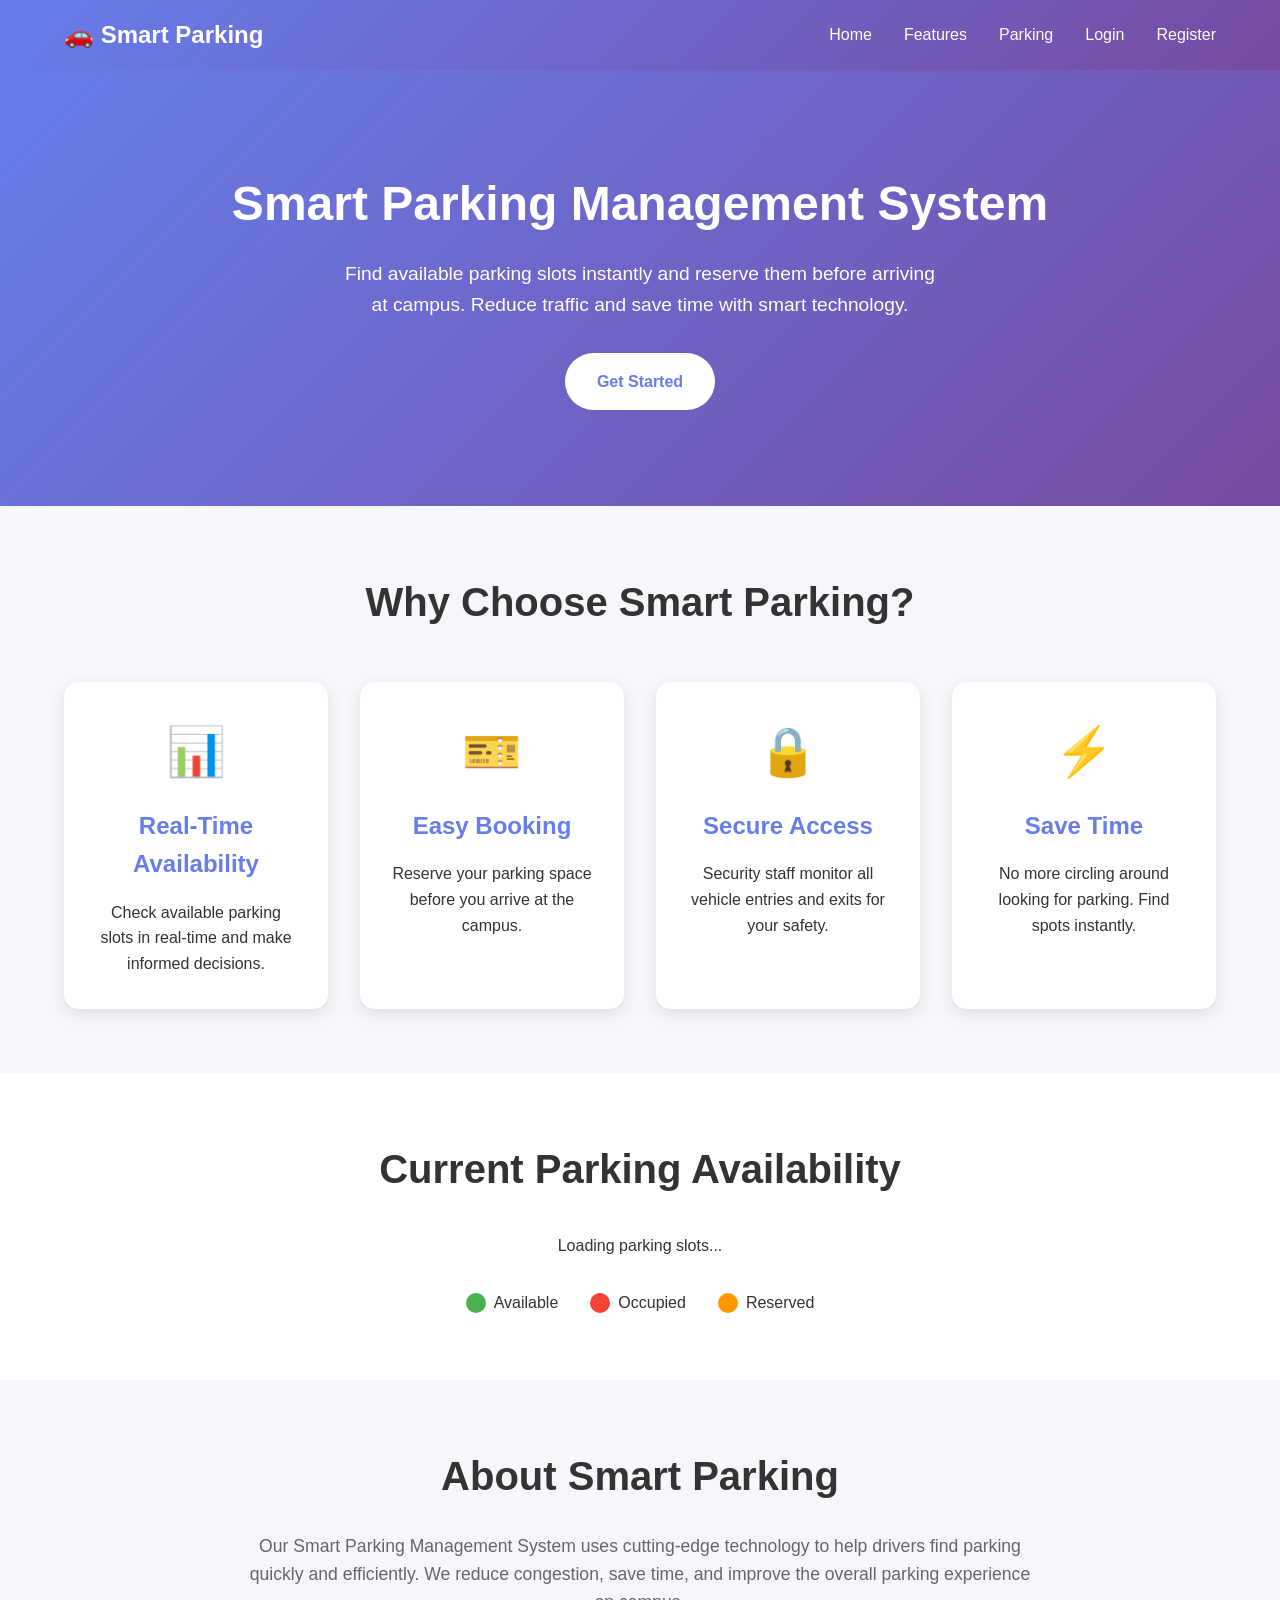
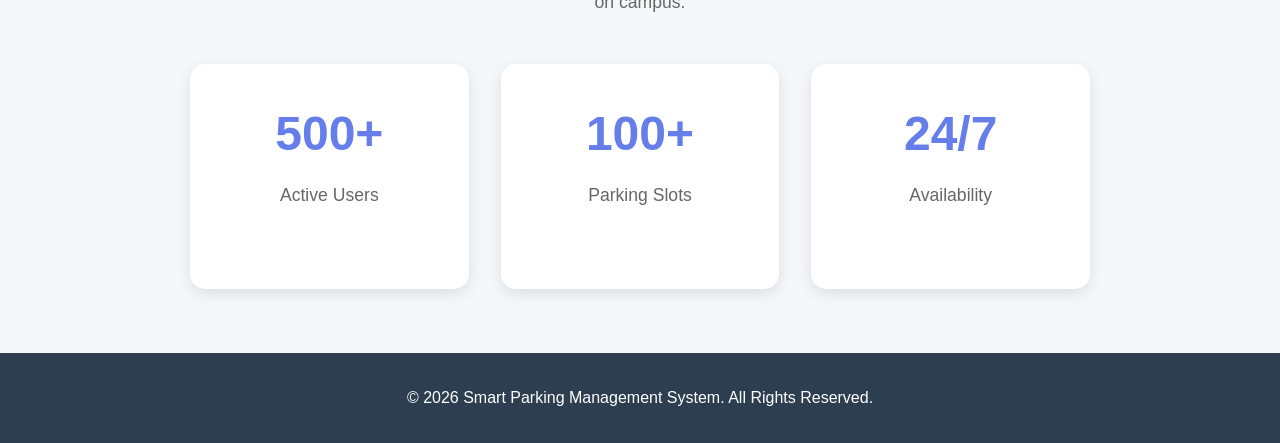
<file: smart-parking-system/index.html>
<!DOCTYPE html>
<html lang="en">
<head>
<meta charset="UTF-8">
<meta name="viewport" content="width=device-width, initial-scale=1.0">
<title>Smart Parking System</title>
<link rel="stylesheet" href="css/style.css">
</head>
<body>

<!-- Navigation -->
<nav class="navbar">
    <div class="logo">🚗 Smart Parking</div>
    <ul class="menu">
        <li><a href="index.html">Home</a></li>
        <li><a href="#features">Features</a></li>
        <li><a href="#parking">Parking</a></li>
        <li><a href="login.html">Login</a></li>
        <li><a href="register.html">Register</a></li>
    </ul>
</nav>

<!-- Hero Section -->
<section class="hero">
    <div class="hero-content">
        <h1>Smart Parking Management System</h1>
        <p>Find available parking slots instantly and reserve them before arriving at campus. Reduce traffic and save time with smart technology.</p>
        <a href="login.html" class="btn">Get Started</a>
    </div>
</section>

<!-- Features Section -->
<section class="features" id="features">
    <h2>Why Choose Smart Parking?</h2>
    <div class="feature-grid">
        <div class="feature-card">
            <div class="icon">📊</div>
            <h3>Real-Time Availability</h3>
            <p>Check available parking slots in real-time and make informed decisions.</p>
        </div>
        <div class="feature-card">
            <div class="icon">🎫</div>
            <h3>Easy Booking</h3>
            <p>Reserve your parking space before you arrive at the campus.</p>
        </div>
        <div class="feature-card">
            <div class="icon">🔒</div>
            <h3>Secure Access</h3>
            <p>Security staff monitor all vehicle entries and exits for your safety.</p>
        </div>
        <div class="feature-card">
            <div class="icon">⚡</div>
            <h3>Save Time</h3>
            <p>No more circling around looking for parking. Find spots instantly.</p>
        </div>
    </div>
</section>

<!-- Parking Availability Section -->
<section class="parking-section" id="parking">
    <h2>Current Parking Availability</h2>
    <div class="parking-grid" id="parkingGrid">
        <!-- Parking slots will be loaded here -->
    </div>
    <div class="legend">
        <span class="legend-item"><span class="dot available"></span> Available</span>
        <span class="legend-item"><span class="dot occupied"></span> Occupied</span>
        <span class="legend-item"><span class="dot reserved"></span> Reserved</span>
    </div>
</section>

<!-- About Section -->
<section class="about-section">
    <h2>About Smart Parking</h2>
    <p>Our Smart Parking Management System uses cutting-edge technology to help drivers find parking quickly and efficiently. We reduce congestion, save time, and improve the overall parking experience on campus.</p>
    <div class="stats">
        <div class="stat-item">
            <h3>500+</h3>
            <p>Active Users</p>
        </div>
        <div class="stat-item">
            <h3>100+</h3>
            <p>Parking Slots</p>
        </div>
        <div class="stat-item">
            <h3>24/7</h3>
            <p>Availability</p>
        </div>
    </div>
</section>

<!-- Footer -->
<footer>
    <p>&copy; 2026 Smart Parking Management System. All Rights Reserved.</p>
</footer>

<script src="js/main.js"></script>
</body>
</html>
</file>
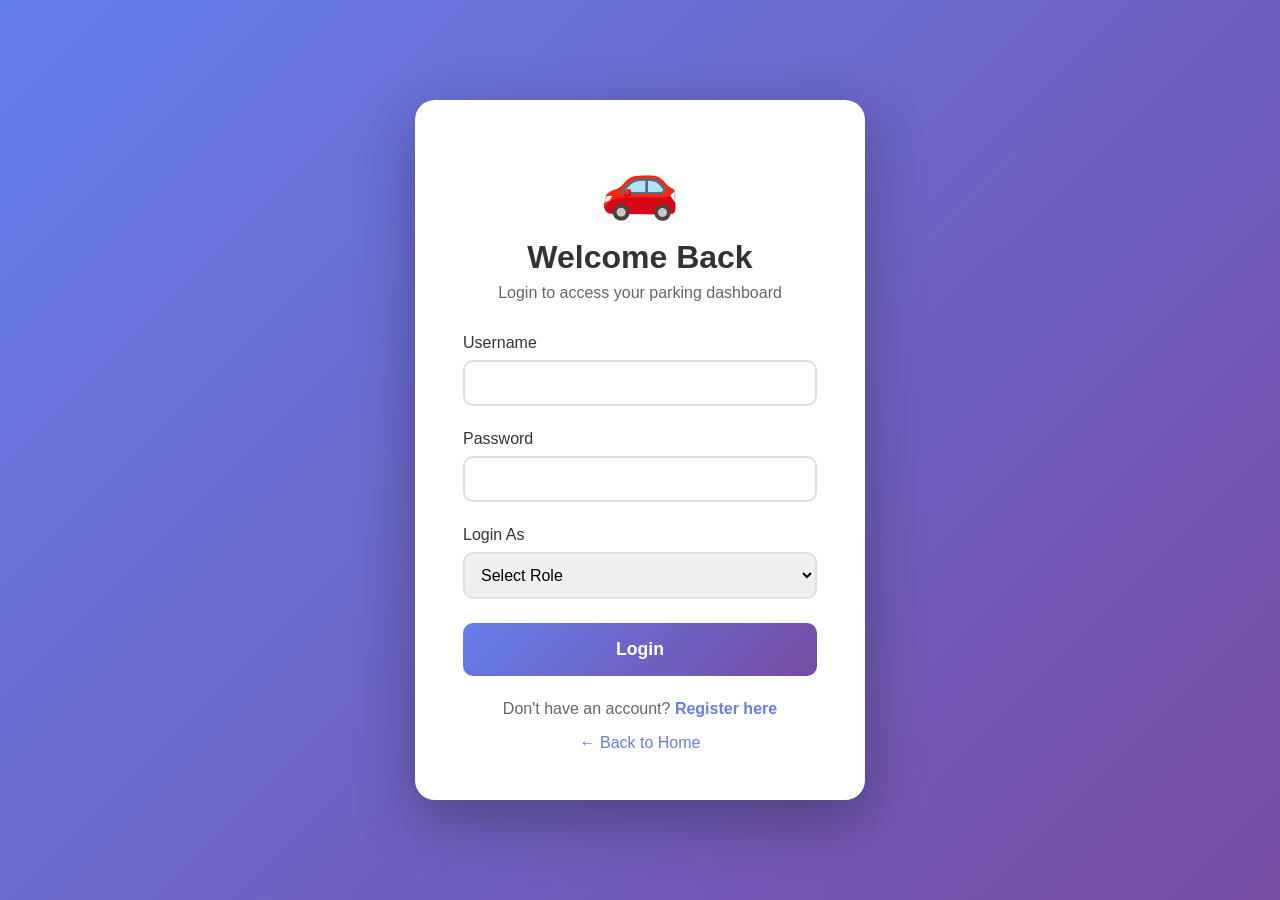
<file: smart-parking-system/dashboard.html>
<!DOCTYPE html>
<html lang="en">
<head>
<meta charset="UTF-8">
<meta name="viewport" content="width=device-width, initial-scale=1.0">
<title>Dashboard - Smart Parking</title>
<link rel="stylesheet" href="css/dashboard.css">
</head>
<body>

<div class="dashboard-container">
    <!-- Sidebar -->
    <aside class="sidebar">
        <div class="sidebar-header">
            <h2>🚗 Smart Parking</h2>
        </div>
        <nav class="sidebar-nav" id="sidebarNav">
            <!-- Navigation will be loaded based on user role -->
        </nav>
        <div class="sidebar-footer">
            <button onclick="logout()" class="btn-logout">Logout</button>
        </div>
    </aside>
    
    <!-- Main Content -->
    <main class="main-content">
        <header class="dashboard-header">
            <h1 id="welcomeMessage">Welcome</h1>
            <div class="user-info" id="userInfo"></div>
        </header>
        
        <div class="dashboard-content" id="dashboardContent">
            <!-- Content will be loaded dynamically -->
        </div>
    </main>
</div>

<script src="js/dashboard-mysql.js"></script>
</body>
</html>
</file>
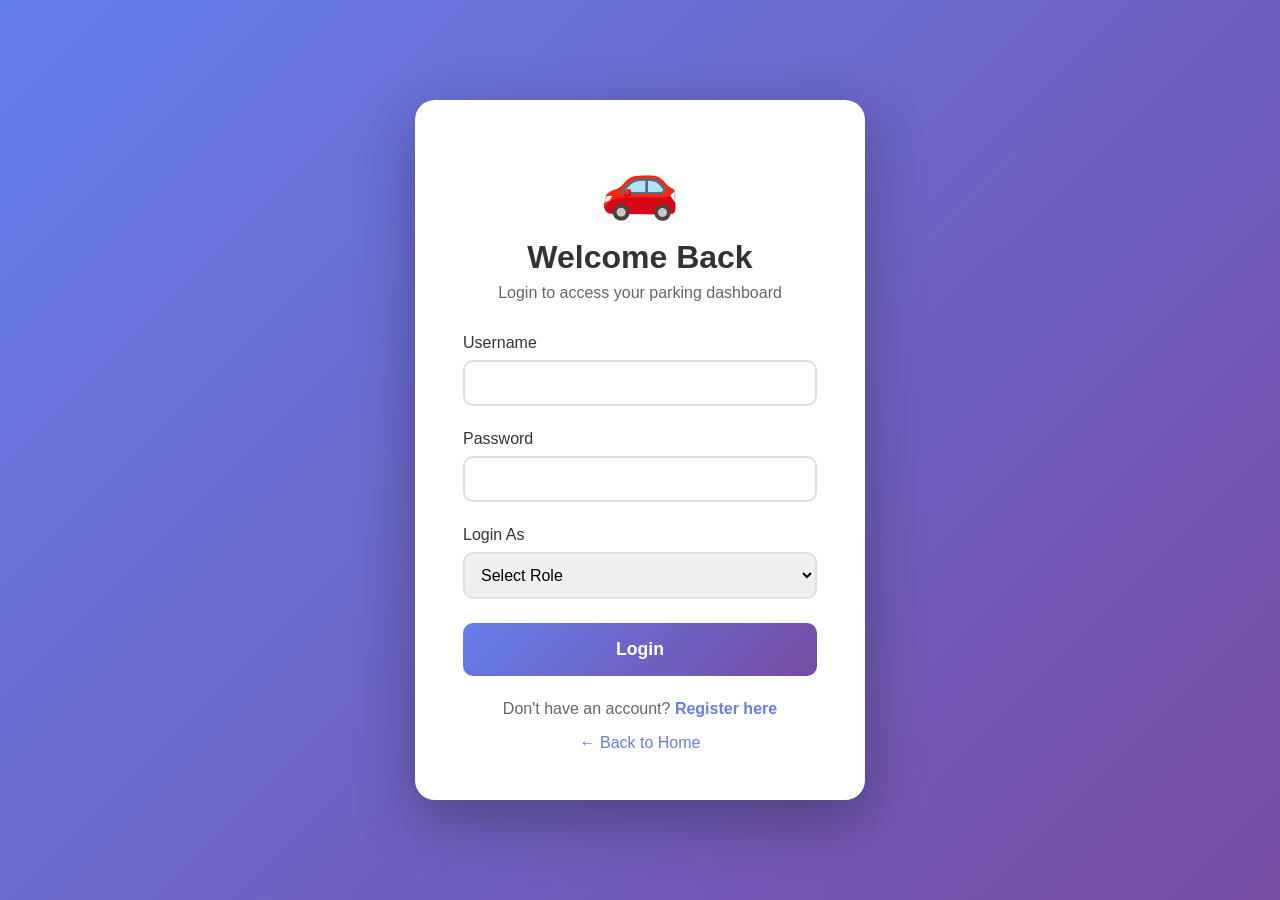
<file: smart-parking-system/login.html>
<!DOCTYPE html>
<html lang="en">
<head>
<meta charset="UTF-8">
<meta name="viewport" content="width=device-width, initial-scale=1.0">
<title>Login - Smart Parking</title>
<link rel="stylesheet" href="css/auth.css">
</head>
<body>

<div class="auth-container">
    <div class="auth-box">
        <div class="logo">🚗</div>
        <h2>Welcome Back</h2>
        <p class="subtitle">Login to access your parking dashboard</p>
        
        <form id="loginForm">
            <div class="form-group">
                <label for="username">Username</label>
                <input type="text" id="username" name="username" required>
            </div>
            
            <div class="form-group">
                <label for="password">Password</label>
                <input type="password" id="password" name="password" required>
            </div>
            
            <div class="form-group">
                <label for="role">Login As</label>
                <select id="role" name="role" required>
                    <option value="">Select Role</option>
                    <option value="user">User</option>
                    <option value="security">Security Staff</option>
                    <option value="admin">Administrator</option>
                </select>
            </div>
            
            <div id="message" class="message"></div>
            
            <button type="submit" class="btn-primary">Login</button>
        </form>
        
        <p class="switch-auth">
            Don't have an account? <a href="register.html">Register here</a>
        </p>
        
        <a href="index.html" class="back-link">← Back to Home</a>
    </div>
</div>

<script src="js/auth.js"></script>
</body>
</html>
</file>
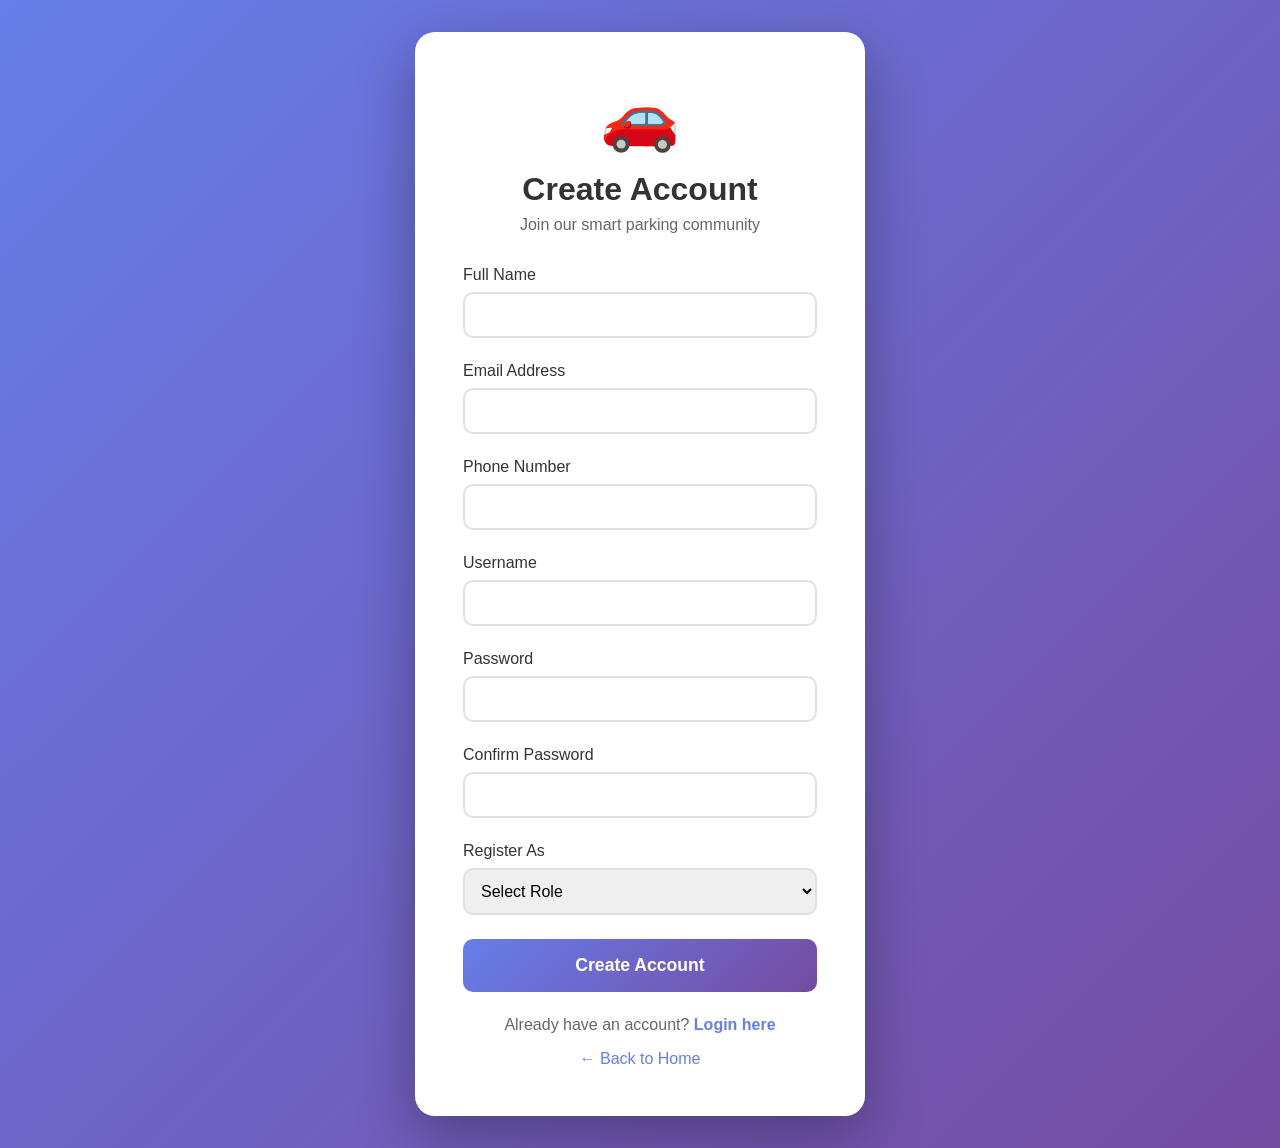
<file: smart-parking-system/register.html>
<!DOCTYPE html>
<html lang="en">
<head>
<meta charset="UTF-8">
<meta name="viewport" content="width=device-width, initial-scale=1.0">
<title>Register - Smart Parking</title>
<link rel="stylesheet" href="css/auth.css">
</head>
<body>

<div class="auth-container">
    <div class="auth-box">
        <div class="logo">🚗</div>
        <h2>Create Account</h2>
        <p class="subtitle">Join our smart parking community</p>
        
        <form id="registerForm">
            <div class="form-group">
                <label for="fullname">Full Name</label>
                <input type="text" id="fullname" name="fullname" required>
            </div>
            
            <div class="form-group">
                <label for="email">Email Address</label>
                <input type="email" id="email" name="email" required>
            </div>
            
            <div class="form-group">
                <label for="phone">Phone Number</label>
                <input type="tel" id="phone" name="phone" required>
            </div>
            
            <div class="form-group">
                <label for="username">Username</label>
                <input type="text" id="username" name="username" required>
            </div>
            
            <div class="form-group">
                <label for="password">Password</label>
                <input type="password" id="password" name="password" required>
            </div>
            
            <div class="form-group">
                <label for="confirmPassword">Confirm Password</label>
                <input type="password" id="confirmPassword" name="confirmPassword" required>
            </div>
            
            <div class="form-group">
                <label for="role">Register As</label>
                <select id="role" name="role" required>
                    <option value="">Select Role</option>
                    <option value="user">User</option>
                    <option value="security">Security Staff</option>
                </select>
            </div>
            
            <div id="message" class="message"></div>
            
            <button type="submit" class="btn-primary">Create Account</button>
        </form>
        
        <p class="switch-auth">
            Already have an account? <a href="login.html">Login here</a>
        </p>
        
        <a href="index.html" class="back-link">← Back to Home</a>
    </div>
</div>

<script src="js/auth.js"></script>
</body>
</html>
</file>
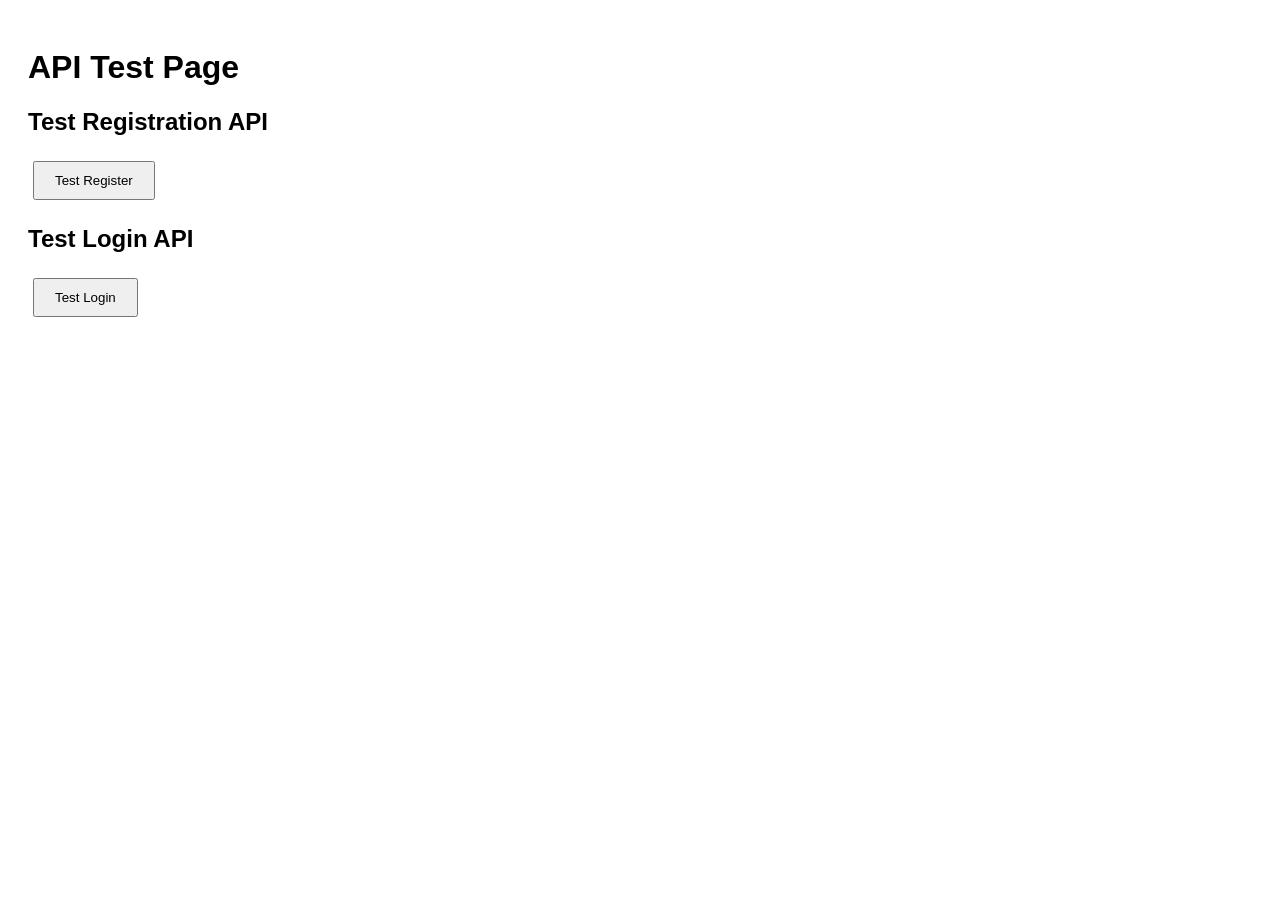
<file: smart-parking-system/test-api.html>
<!DOCTYPE html>
<html>
<head>
<title>Test API</title>
<style>
body { font-family: Arial; padding: 20px; }
.result { margin: 20px 0; padding: 15px; border-radius: 5px; }
.success { background: #d4edda; color: #155724; }
.error { background: #f8d7da; color: #721c24; }
button { padding: 10px 20px; margin: 5px; cursor: pointer; }
</style>
</head>
<body>

<h1>API Test Page</h1>

<h2>Test Registration API</h2>
<button onclick="testRegister()">Test Register</button>

<h2>Test Login API</h2>
<button onclick="testLogin()">Test Login</button>

<div id="result"></div>

<script>
async function testRegister() {
    const resultDiv = document.getElementById('result');
    resultDiv.innerHTML = 'Testing registration...';
    
    try {
        const response = await fetch('api/auth.php?action=register', {
            method: 'POST',
            headers: {
                'Content-Type': 'application/json'
            },
            body: JSON.stringify({
                fullname: 'Test User',
                email: 'test@test.com',
                phone: '1234567890',
                username: 'testuser',
                password: 'test123',
                role: 'user'
            })
        });
        
        const data = await response.json();
        
        resultDiv.className = 'result ' + (data.success ? 'success' : 'error');
        resultDiv.innerHTML = '<strong>Response:</strong><br>' + JSON.stringify(data, null, 2);
        
    } catch (error) {
        resultDiv.className = 'result error';
        resultDiv.innerHTML = '<strong>Error:</strong><br>' + error.message;
    }
}

async function testLogin() {
    const resultDiv = document.getElementById('result');
    resultDiv.innerHTML = 'Testing login...';
    
    try {
        const response = await fetch('api/auth.php?action=login', {
            method: 'POST',
            headers: {
                'Content-Type': 'application/json'
            },
            body: JSON.stringify({
                username: 'admin',
                password: 'Admin@2026',
                role: 'admin'
            })
        });
        
        const data = await response.json();
        
        resultDiv.className = 'result ' + (data.success ? 'success' : 'error');
        resultDiv.innerHTML = '<strong>Response:</strong><br>' + JSON.stringify(data, null, 2);
        
    } catch (error) {
        resultDiv.className = 'result error';
        resultDiv.innerHTML = '<strong>Error:</strong><br>' + error.message;
    }
}
</script>

</body>
</html>
</file>
<file: smart-parking-system/css/style.css>
* {
    margin: 0;
    padding: 0;
    box-sizing: border-box;
}

body {
    font-family: 'Segoe UI', Tahoma, Geneva, Verdana, sans-serif;
    line-height: 1.6;
    color: #333;
    background: #f5f7fa;
}

/* Navigation */
.navbar {
    background: linear-gradient(135deg, #667eea 0%, #764ba2 100%);
    padding: 1rem 5%;
    display: flex;
    justify-content: space-between;
    align-items: center;
    box-shadow: 0 2px 10px rgba(0,0,0,0.1);
}

.logo {
    font-size: 1.5rem;
    font-weight: bold;
    color: white;
}

.menu {
    display: flex;
    list-style: none;
    gap: 2rem;
}

.menu a {
    color: white;
    text-decoration: none;
    font-weight: 500;
    transition: opacity 0.3s;
}

.menu a:hover {
    opacity: 0.8;
}

/* Hero Section */
.hero {
    background: linear-gradient(135deg, #667eea 0%, #764ba2 100%);
    color: white;
    padding: 6rem 5%;
    text-align: center;
}

.hero-content h1 {
    font-size: 3rem;
    margin-bottom: 1rem;
}

.hero-content p {
    font-size: 1.2rem;
    margin-bottom: 2rem;
    max-width: 600px;
    margin-left: auto;
    margin-right: auto;
}

.btn {
    display: inline-block;
    padding: 1rem 2rem;
    background: white;
    color: #667eea;
    text-decoration: none;
    border-radius: 50px;
    font-weight: bold;
    transition: transform 0.3s, box-shadow 0.3s;
}

.btn:hover {
    transform: translateY(-2px);
    box-shadow: 0 10px 20px rgba(0,0,0,0.2);
}

/* Features Section */
.features {
    padding: 4rem 5%;
    text-align: center;
}

.features h2 {
    font-size: 2.5rem;
    margin-bottom: 3rem;
    color: #333;
}

.feature-grid {
    display: grid;
    grid-template-columns: repeat(auto-fit, minmax(250px, 1fr));
    gap: 2rem;
    max-width: 1200px;
    margin: 0 auto;
}

.feature-card {
    background: white;
    padding: 2rem;
    border-radius: 15px;
    box-shadow: 0 5px 15px rgba(0,0,0,0.1);
    transition: transform 0.3s;
}

.feature-card:hover {
    transform: translateY(-10px);
}

.icon {
    font-size: 3rem;
    margin-bottom: 1rem;
}

.feature-card h3 {
    font-size: 1.5rem;
    margin-bottom: 1rem;
    color: #667eea;
}

/* Parking Section */
.parking-section {
    padding: 4rem 5%;
    background: white;
    text-align: center;
}

.parking-section h2 {
    font-size: 2.5rem;
    margin-bottom: 2rem;
    color: #333;
}

.parking-grid {
    display: grid;
    grid-template-columns: repeat(auto-fill, minmax(100px, 1fr));
    gap: 1.5rem;
    max-width: 800px;
    margin: 2rem auto;
}

.parking-slot {
    aspect-ratio: 1;
    display: flex;
    align-items: center;
    justify-content: center;
    font-size: 1.2rem;
    font-weight: bold;
    border-radius: 10px;
    color: white;
    cursor: pointer;
    transition: transform 0.3s;
}

.parking-slot:hover {
    transform: scale(1.1);
}

.parking-slot.available {
    background: #4caf50;
}

.parking-slot.occupied {
    background: #f44336;
}

.parking-slot.reserved {
    background: #ff9800;
}

.legend {
    display: flex;
    justify-content: center;
    gap: 2rem;
    margin-top: 2rem;
}

.legend-item {
    display: flex;
    align-items: center;
    gap: 0.5rem;
}

.dot {
    width: 20px;
    height: 20px;
    border-radius: 50%;
}

.dot.available {
    background: #4caf50;
}

.dot.occupied {
    background: #f44336;
}

.dot.reserved {
    background: #ff9800;
}

/* About Section */
.about-section {
    padding: 4rem 5%;
    text-align: center;
    background: #f5f7fa;
}

.about-section h2 {
    font-size: 2.5rem;
    margin-bottom: 1.5rem;
    color: #333;
}

.about-section p {
    max-width: 800px;
    margin: 0 auto 3rem;
    font-size: 1.1rem;
    color: #666;
}

.stats {
    display: grid;
    grid-template-columns: repeat(auto-fit, minmax(200px, 1fr));
    gap: 2rem;
    max-width: 900px;
    margin: 0 auto;
}

.stat-item {
    background: white;
    padding: 2rem;
    border-radius: 15px;
    box-shadow: 0 5px 15px rgba(0,0,0,0.1);
}

.stat-item h3 {
    font-size: 3rem;
    color: #667eea;
    margin-bottom: 0.5rem;
}

.stat-item p {
    font-size: 1.1rem;
    color: #666;
}

/* Footer */
footer {
    background: #2c3e50;
    color: white;
    text-align: center;
    padding: 2rem;
}

/* Responsive */
@media (max-width: 768px) {
    .hero-content h1 {
        font-size: 2rem;
    }
    
    .menu {
        gap: 1rem;
    }
    
    .features h2,
    .parking-section h2,
    .about-section h2 {
        font-size: 2rem;
    }
}
</file>
<file: smart-parking-system/css/dashboard.css>
* {
    margin: 0;
    padding: 0;
    box-sizing: border-box;
}

body {
    font-family: 'Segoe UI', Tahoma, Geneva, Verdana, sans-serif;
    background: #f5f7fa;
}

.dashboard-container {
    display: flex;
    min-height: 100vh;
}

/* Sidebar */
.sidebar {
    width: 260px;
    background: linear-gradient(180deg, #667eea 0%, #764ba2 100%);
    color: white;
    display: flex;
    flex-direction: column;
}

.sidebar-header {
    padding: 2rem 1.5rem;
    border-bottom: 1px solid rgba(255,255,255,0.1);
}

.sidebar-header h2 {
    font-size: 1.5rem;
}

.sidebar-nav {
    flex: 1;
    padding: 1rem 0;
}

.nav-item {
    padding: 1rem 1.5rem;
    cursor: pointer;
    transition: background 0.3s;
    display: flex;
    align-items: center;
    gap: 0.75rem;
}

.nav-item:hover {
    background: rgba(255,255,255,0.1);
}

.nav-item.active {
    background: rgba(255,255,255,0.2);
    border-left: 4px solid white;
}

.sidebar-footer {
    padding: 1.5rem;
    border-top: 1px solid rgba(255,255,255,0.1);
}

.btn-logout {
    width: 100%;
    padding: 0.75rem;
    background: rgba(255,255,255,0.2);
    color: white;
    border: none;
    border-radius: 10px;
    cursor: pointer;
    font-size: 1rem;
    transition: background 0.3s;
}

.btn-logout:hover {
    background: rgba(255,255,255,0.3);
}

/* Main Content */
.main-content {
    flex: 1;
    display: flex;
    flex-direction: column;
}

.dashboard-header {
    background: white;
    padding: 2rem;
    box-shadow: 0 2px 10px rgba(0,0,0,0.1);
    display: flex;
    justify-content: space-between;
    align-items: center;
}

.dashboard-header h1 {
    color: #333;
}

.user-info {
    color: #666;
}

.dashboard-content {
    padding: 2rem;
    flex: 1;
}

/* Cards */
.stats-grid {
    display: grid;
    grid-template-columns: repeat(auto-fit, minmax(250px, 1fr));
    gap: 1.5rem;
    margin-bottom: 2rem;
}

.stat-card {
    background: white;
    padding: 2rem;
    border-radius: 15px;
    box-shadow: 0 5px 15px rgba(0,0,0,0.1);
}

.stat-card h3 {
    color: #666;
    font-size: 0.9rem;
    margin-bottom: 0.5rem;
}

.stat-card .value {
    font-size: 2.5rem;
    font-weight: bold;
    color: #667eea;
}

/* Parking Grid */
.parking-grid {
    display: grid;
    grid-template-columns: repeat(auto-fill, minmax(100px, 1fr));
    gap: 1rem;
    margin: 2rem 0;
}

.parking-slot {
    aspect-ratio: 1;
    display: flex;
    align-items: center;
    justify-content: center;
    font-size: 1.2rem;
    font-weight: bold;
    border-radius: 10px;
    color: white;
    cursor: pointer;
    transition: transform 0.3s;
}

.parking-slot:hover {
    transform: scale(1.05);
}

.parking-slot.available {
    background: #4caf50;
}

.parking-slot.occupied {
    background: #f44336;
}

.parking-slot.reserved {
    background: #ff9800;
}

/* Table */
.data-table {
    width: 100%;
    background: white;
    border-radius: 15px;
    overflow: hidden;
    box-shadow: 0 5px 15px rgba(0,0,0,0.1);
}

.data-table table {
    width: 100%;
    border-collapse: collapse;
}

.data-table th,
.data-table td {
    padding: 1rem;
    text-align: left;
}

.data-table th {
    background: #f5f7fa;
    font-weight: 600;
    color: #333;
}

.data-table tr:not(:last-child) {
    border-bottom: 1px solid #e0e0e0;
}

.data-table tr:hover {
    background: #f9f9f9;
}

/* Form */
.form-container {
    background: white;
    padding: 2rem;
    border-radius: 15px;
    box-shadow: 0 5px 15px rgba(0,0,0,0.1);
    max-width: 600px;
}

.form-group {
    margin-bottom: 1.5rem;
}

.form-group label {
    display: block;
    margin-bottom: 0.5rem;
    color: #333;
    font-weight: 500;
}

.form-group input,
.form-group select,
.form-group textarea {
    width: 100%;
    padding: 0.75rem;
    border: 2px solid #e0e0e0;
    border-radius: 10px;
    font-size: 1rem;
}

.form-group input:focus,
.form-group select:focus,
.form-group textarea:focus {
    outline: none;
    border-color: #667eea;
}

.btn-primary {
    padding: 0.75rem 2rem;
    background: linear-gradient(135deg, #667eea 0%, #764ba2 100%);
    color: white;
    border: none;
    border-radius: 10px;
    font-size: 1rem;
    cursor: pointer;
    transition: transform 0.3s;
}

.btn-primary:hover {
    transform: translateY(-2px);
}

.btn-secondary {
    padding: 0.75rem 2rem;
    background: #e0e0e0;
    color: #333;
    border: none;
    border-radius: 10px;
    font-size: 1rem;
    cursor: pointer;
    margin-left: 1rem;
}

/* Status Badge */
.status-badge {
    padding: 0.25rem 0.75rem;
    border-radius: 20px;
    font-size: 0.85rem;
    font-weight: 600;
}

.status-badge.active {
    background: #d4edda;
    color: #155724;
}

.status-badge.pending {
    background: #fff3cd;
    color: #856404;
}

.status-badge.completed {
    background: #d1ecf1;
    color: #0c5460;
}

/* Responsive */
@media (max-width: 768px) {
    .sidebar {
        width: 200px;
    }
    
    .dashboard-header {
        flex-direction: column;
        align-items: flex-start;
        gap: 1rem;
    }
}
</file>
<file: smart-parking-system/css/auth.css>
* {
    margin: 0;
    padding: 0;
    box-sizing: border-box;
}

body {
    font-family: 'Segoe UI', Tahoma, Geneva, Verdana, sans-serif;
    background: linear-gradient(135deg, #667eea 0%, #764ba2 100%);
    min-height: 100vh;
    display: flex;
    align-items: center;
    justify-content: center;
    padding: 2rem;
}

.auth-container {
    width: 100%;
    max-width: 450px;
}

.auth-box {
    background: white;
    padding: 3rem;
    border-radius: 20px;
    box-shadow: 0 20px 60px rgba(0,0,0,0.3);
}

.logo {
    font-size: 4rem;
    text-align: center;
    margin-bottom: 1rem;
}

h2 {
    text-align: center;
    color: #333;
    margin-bottom: 0.5rem;
    font-size: 2rem;
}

.subtitle {
    text-align: center;
    color: #666;
    margin-bottom: 2rem;
}

.form-group {
    margin-bottom: 1.5rem;
}

.form-group label {
    display: block;
    margin-bottom: 0.5rem;
    color: #333;
    font-weight: 500;
}

.form-group input,
.form-group select {
    width: 100%;
    padding: 0.75rem;
    border: 2px solid #e0e0e0;
    border-radius: 10px;
    font-size: 1rem;
    transition: border-color 0.3s;
}

.form-group input:focus,
.form-group select:focus {
    outline: none;
    border-color: #667eea;
}

.message {
    padding: 1rem;
    border-radius: 10px;
    margin-bottom: 1rem;
    display: none;
    text-align: center;
}

.message.success {
    background: #d4edda;
    color: #155724;
    display: block;
}

.message.error {
    background: #f8d7da;
    color: #721c24;
    display: block;
}

.btn-primary {
    width: 100%;
    padding: 1rem;
    background: linear-gradient(135deg, #667eea 0%, #764ba2 100%);
    color: white;
    border: none;
    border-radius: 10px;
    font-size: 1.1rem;
    font-weight: bold;
    cursor: pointer;
    transition: transform 0.3s, box-shadow 0.3s;
}

.btn-primary:hover {
    transform: translateY(-2px);
    box-shadow: 0 10px 20px rgba(102, 126, 234, 0.4);
}

.switch-auth {
    text-align: center;
    margin-top: 1.5rem;
    color: #666;
}

.switch-auth a {
    color: #667eea;
    text-decoration: none;
    font-weight: bold;
}

.switch-auth a:hover {
    text-decoration: underline;
}

.back-link {
    display: block;
    text-align: center;
    margin-top: 1rem;
    color: #667eea;
    text-decoration: none;
}

.back-link:hover {
    text-decoration: underline;
}

@media (max-width: 480px) {
    .auth-box {
        padding: 2rem;
    }
    
    h2 {
        font-size: 1.5rem;
    }
}
</file>
